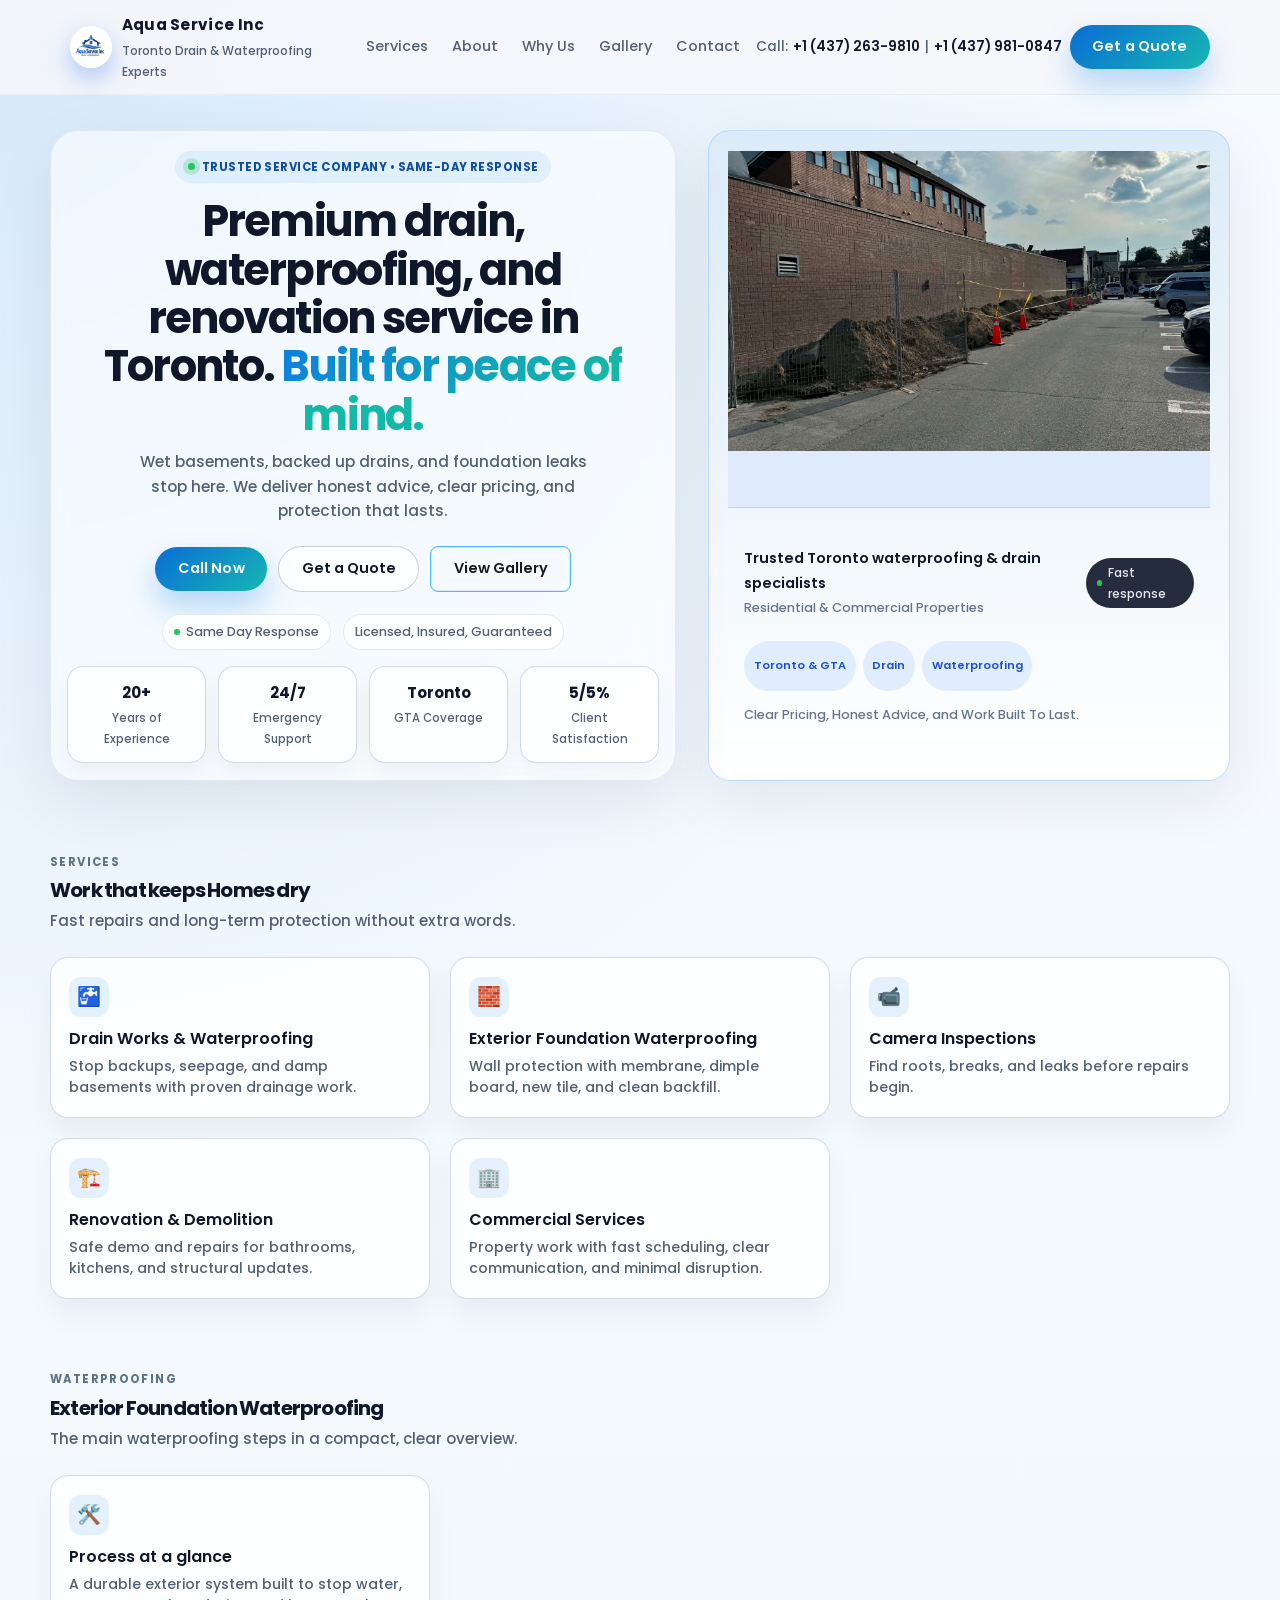
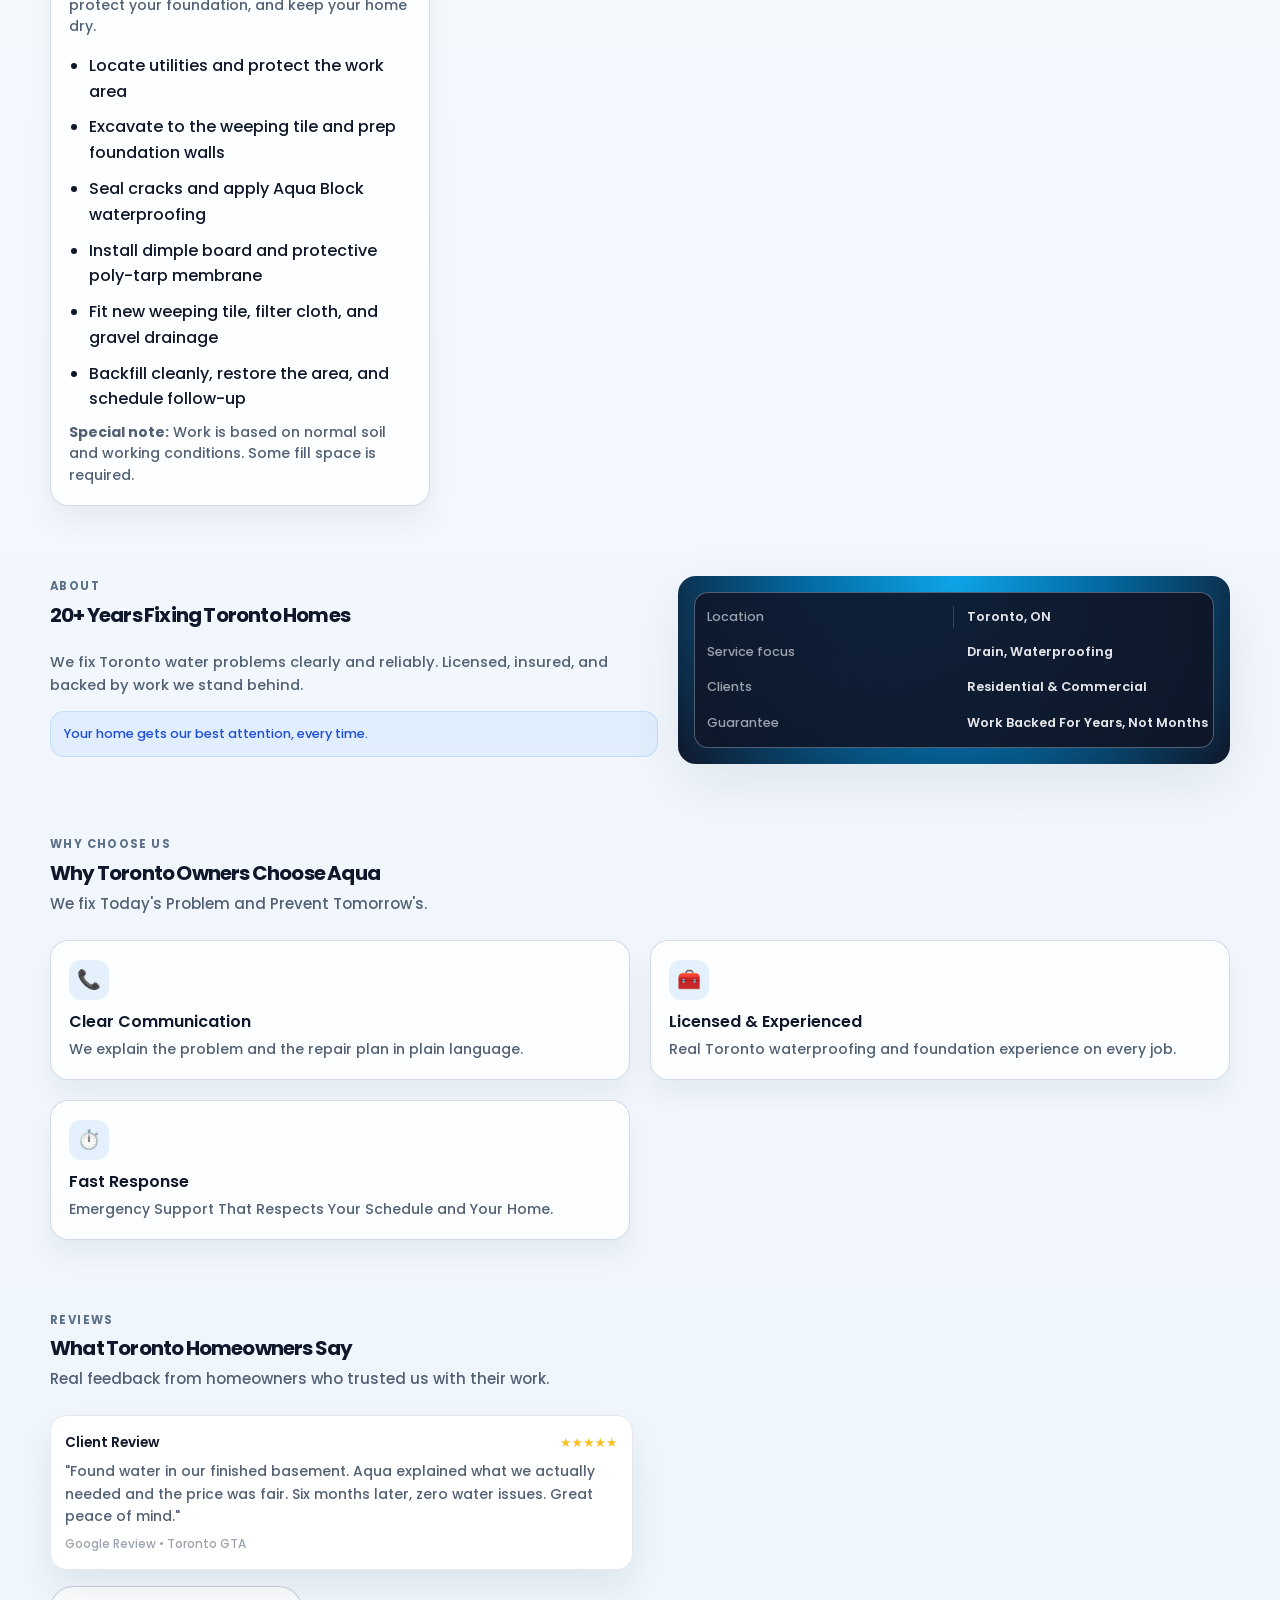
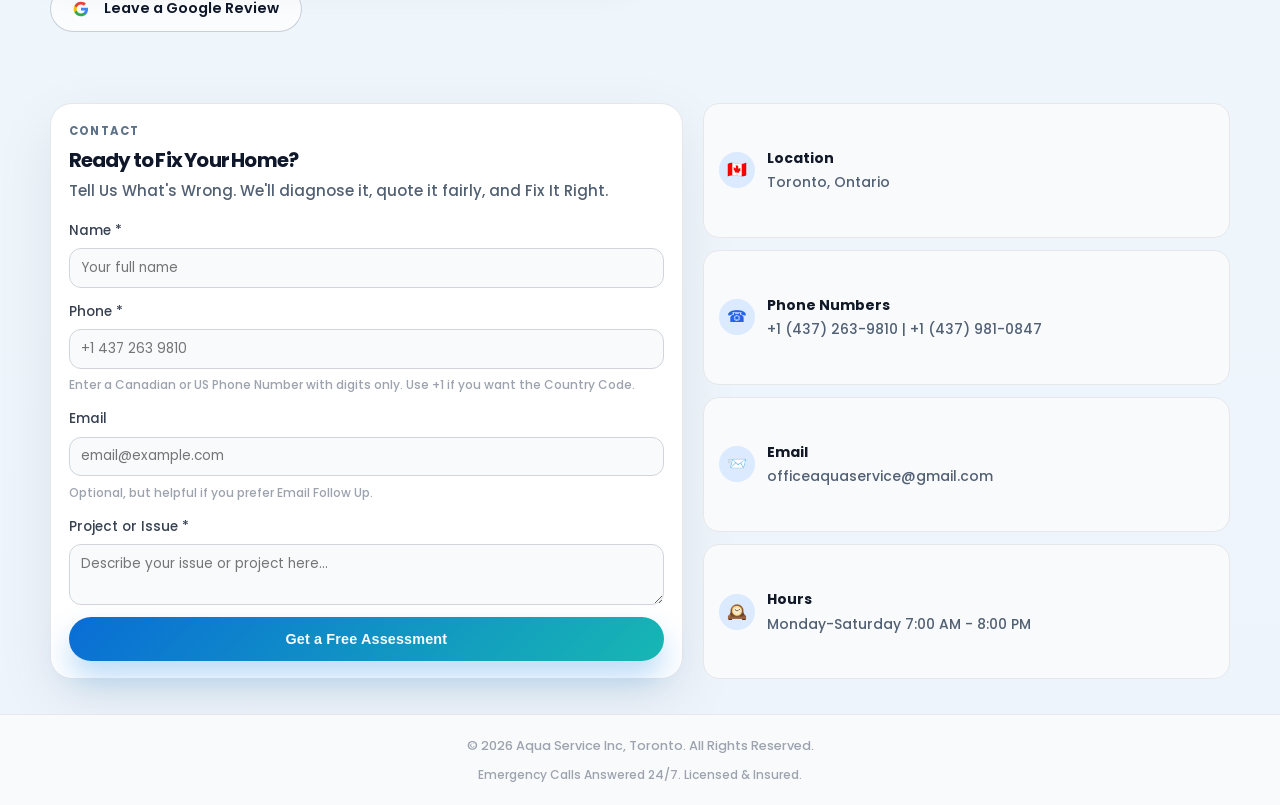
<file: index.html>
<!doctype html>
<html lang="en">
  <head>
    <meta charset="UTF-8" />
    <title>
      Aqua Service Inc – Professional Drain, Waterproofing & Renovation Services
      in Toronto
    </title>
    <meta name="viewport" content="width=device-width, initial-scale=1" />
    <meta name="theme-color" content="#1d9bf0" />
    <meta
      name="description"
      content="Stop wet basements, foundation leaks, and drain backups before they cause structural damage. Aqua Service Inc delivers proven drain, waterproofing, and renovation solutions for Toronto and GTA homes. Fast response, guaranteed results."
    />
    <meta
      name="keywords"
      content="drain cleaning Toronto, waterproofing GTA, foundation repair Toronto, home renovation GTA, emergency service Toronto, drain cleaning Mississauga, waterproofing Brampton"
    />
    <meta name="author" content="Aqua Service Inc" />
    <meta name="google-site-verification" content="google120ad3d5dac9b2b3" />

    <!-- Favicon and Icons -->
    <link rel="icon" type="image/svg+xml" href="/favicon.svg" />
    <link rel="canonical" href="https://aquaservice.ca/" />

    <!-- Open Graph / Social Media -->
    <meta property="og:type" content="website" />
    <meta
      property="og:title"
      content="Aqua Service Inc – Professional Drain & Waterproofing in Toronto"
    />
    <meta
      property="og:description"
      content="Stop wet basements and foundation leaks. 20+ years serving Toronto and GTA with fast, guaranteed solutions."
    />
    <meta property="og:url" content="https://aquaservice.ca/" />
    <meta property="og:image" content="https://aquaservice.ca/favicon.svg" />

    <!-- Performance: Resource Hints -->
    <link rel="preconnect" href="https://aquaservice.ca" />
    <link rel="preconnect" href="https://fonts.googleapis.com" />
    <link rel="preconnect" href="https://fonts.gstatic.com" crossorigin />
    <link rel="dns-prefetch" href="https://fonts.googleapis.com" />
    <link
      href="https://fonts.googleapis.com/css2?family=Poppins:wght@400;500;600;700&display=swap"
      rel="stylesheet"
    />
    <meta name="theme-color" content="#1d9bf0" />

    <!-- Schema Markup -->
    <script type="application/ld+json">
      {
        "@context": "https://schema.org",
        "@type": "LocalBusiness",
        "name": "Aqua Service Inc",
        "description": "Professional drain works, waterproofing, and renovation services in Toronto",
        "url": "https://aquaservice.ca/",
        "telephone": "+1-437-263-9810",
        "address": {
          "@type": "PostalAddress",
          "streetAddress": "1366 Indian Grove",
          "addressLocality": "Mississauga",
          "addressRegion": "ON",
          "postalCode": "L5H 2S6",
          "addressCountry": "CA"
        },
        "hasMap": "https://maps.app.goo.gl/tocmWnK979qchKmx8",
        "areaServed": [
          {
            "@type": "City",
            "name": "Toronto"
          },
          {
            "@type": "City",
            "name": "Mississauga"
          },
          {
            "@type": "City",
            "name": "Brampton"
          },
          {
            "@type": "City",
            "name": "Markham"
          },
          {
            "@type": "City",
            "name": "Vaughan"
          },
          {
            "@type": "City",
            "name": "Richmond Hill"
          }
        ],
        "priceRange": "$$",
        "image": [
          "https://aquaservice.ca/favicon.svg",
          "https://aquaservice.ca/images/aqua-service-inc.jpg"
        ],
        "aggregateRating": {
          "@type": "AggregateRating",
          "ratingValue": "4.9",
          "reviewCount": "120"
        },
        "review": [
          {
            "@type": "Review",
            "author": {
              "@type": "Person",
              "name": "Client"
            },
            "datePublished": "2025-12-01",
            "reviewBody": "Found water in our finished basement. Aqua explained what we actually needed and the price was fair. Six months later, zero water issues. Great peace of mind.",
            "reviewRating": {
              "@type": "Rating",
              "ratingValue": "5"
            }
          },
          {
            "@type": "Review",
            "author": {
              "@type": "Person",
              "name": "Client"
            },
            "datePublished": "2025-08-15",
            "reviewBody": "Needed a full kitchen gut and reno. They explained every step, stuck to the timeline, and didn't find surprise issues. Excellent work.",
            "reviewRating": {
              "@type": "Rating",
              "ratingValue": "5"
            }
          }
        ],
        "openingHoursSpecification": {
          "@type": "OpeningHoursSpecification",
          "dayOfWeek": [
            "Monday",
            "Tuesday",
            "Wednesday",
            "Thursday",
            "Friday",
            "Saturday"
          ],
          "opens": "07:00",
          "closes": "20:00"
        }
      }
    </script>

    <link rel="stylesheet" href="css/style.css" />
    <!-- Preload critical CSS for better LCP -->
    <link rel="preload" href="css/style.css" as="style" />
  </head>
  <body>
    <a href="#top" class="sr-only sr-only-focusable">Skip to main content</a>
    <div class="page">
      <header role="banner">
        <div class="nav">
          <a href="#top" class="logo" aria-label="Aqua Service Inc - Home">
            <img
              src="images/aqua-service-inc.jpg"
              alt="Aqua Service Inc Logo"
              class="logo-mark"
              decoding="async"
            />
            <div class="logo-text">
              <span>Aqua Service Inc</span>
              <span>Toronto Drain & Waterproofing Experts</span>
            </div>
          </a>

          <nav class="nav-links" aria-label="Main navigation">
            <a href="#services">Services</a>
            <a href="#about">About</a>
            <a href="#why">Why Us</a>
            <a href="gallery.html">Gallery</a>
            <a href="#contact">Contact</a>
          </nav>

          <div class="nav-cta">
            <div class="nav-phone">
              <span>Call:</span>
              <a href="tel:+14372639810"><strong>+1 (437) 263-9810</strong></a>
              <span>|</span>
              <a href="tel:+14379810847"><strong>+1 (437) 981-0847</strong></a>
            </div>
            <a href="#contact" class="btn btn-primary">Get a Quote</a>
          </div>

          <button
            class="nav-toggle"
            type="button"
            aria-label="Toggle navigation menu"
            aria-expanded="false"
            id="nav-toggle"
          >
            <span></span>
            Menu
          </button>
        </div>
        <nav class="nav-mobile" id="nav-mobile" aria-label="Mobile navigation">
          <a href="#services">Services</a>
          <a href="#about">About</a>
          <a href="#why">Why Us</a>
          <a href="gallery.html">Gallery</a>
          <a href="#contact">Contact</a>
          <a href="tel:+14372639810" class="btn btn-ghost">Call Now</a>
          <a href="#contact" class="btn btn-primary">Get a Quote</a>
        </nav>
      </header>

      <main role="main">
        <!-- HERO -->
        <section class="section hero" id="top">
          <div class="section-inner hero-grid">
            <div class="hero-content">
              <div class="hero-badge">
                <span class="hero-badge-dot"></span>
                Trusted Service Company • Same-Day Response
              </div>
              <h1 class="hero-title">
                Premium drain, waterproofing, and renovation service in Toronto.
                <span>Built for peace of mind.</span>
              </h1>
              <p class="hero-subtitle">
                Wet basements, backed up drains, and foundation leaks stop here.
                We deliver honest advice, clear pricing, and protection that
                lasts.
              </p>

              <div class="hero-cta-row">
                <a href="tel:+14372639810" class="btn btn-primary">
                  Call Now
                </a>
                <a href="#contact" class="btn btn-ghost"> Get a Quote </a>
                <a href="gallery.html" class="btn btn-secondary">
                  View Gallery
                </a>
              </div>

              <div class="hero-meta">
                <div class="hero-meta-item">
                  <span class="hero-meta-dot"></span>
                  Same Day Response
                </div>
                <div class="hero-meta-item">Licensed, Insured, Guaranteed</div>
              </div>

              <div class="trust-strip" aria-label="Trust indicators">
                <div class="trust-item">
                  <strong>20+</strong>
                  <span>Years of Experience</span>
                </div>
                <div class="trust-item">
                  <strong>24/7</strong>
                  <span>Emergency Support</span>
                </div>
                <div class="trust-item">
                  <strong>Toronto</strong>
                  <span>GTA Coverage</span>
                </div>
                <div class="trust-item">
                  <strong>5/5%</strong>
                  <span>Client Satisfaction</span>
                </div>
              </div>
            </div>

            <aside
              class="hero-card hero-showcase"
              aria-label="Featured project overview"
            >
              <div class="showcase-media">
                <img
                  src="images/p9.jpg"
                  alt="Final drainage and waterproofing project completion"
                  loading="lazy"
                />
              </div>

              <div class="showcase-content">
                <div class="hero-card-header">
                  <div>
                    <div class="hero-card-title">
                      Trusted Toronto waterproofing & drain specialists
                    </div>
                    <div class="hero-card-sub">
                      Residential & Commercial Properties
                    </div>
                  </div>
                  <div class="hero-chip">
                    <span></span>
                    Fast response
                  </div>
                </div>

                <div class="showcase-meta">
                  <span>Toronto & GTA</span>
                  <span>Drain</span>
                  <span>Waterproofing</span>
                </div>

                <p class="hero-tagline">
                  Clear Pricing, Honest Advice, and Work Built To Last.
                </p>
              </div>
            </aside>
          </div>
        </section>

        <!-- SERVICES -->
        <section class="section" id="services">
          <div class="section-inner">
            <div class="section-header">
              <div class="section-kicker">Services</div>
              <h2 class="section-title">Work that keeps Homes dry</h2>
              <p class="section-subtitle">
                Fast repairs and long-term protection without extra words.
              </p>
            </div>

            <div class="cards-grid services">
              <article class="card">
                <div class="card-icon">🚰</div>
                <h3 class="card-title">Drain Works & Waterproofing</h3>
                <p class="card-text">
                  Stop backups, seepage, and damp basements with proven drainage
                  work.
                </p>
              </article>

              <article class="card">
                <div class="card-icon">🧱</div>
                <h3 class="card-title">Exterior Foundation Waterproofing</h3>
                <p class="card-text">
                  Wall protection with membrane, dimple board, new tile, and
                  clean backfill.
                </p>
              </article>

              <article class="card">
                <div class="card-icon">📹</div>
                <h3 class="card-title">Camera Inspections</h3>
                <p class="card-text">
                  Find roots, breaks, and leaks before repairs begin.
                </p>
              </article>

              <article class="card">
                <div class="card-icon">🏗️</div>
                <h3 class="card-title">Renovation & Demolition</h3>
                <p class="card-text">
                  Safe demo and repairs for bathrooms, kitchens, and structural
                  updates.
                </p>
              </article>

              <article class="card">
                <div class="card-icon">🏢</div>
                <h3 class="card-title">Commercial Services</h3>
                <p class="card-text">
                  Property work with fast scheduling, clear communication, and
                  minimal disruption.
                </p>
              </article>
            </div>
          </div>
        </section>

        <!-- WATERPROOFING PROCESS -->
        <section class="section" id="waterproofing">
          <div class="section-inner">
            <div class="section-header">
              <div class="section-kicker">Waterproofing</div>
              <h2 class="section-title">Exterior Foundation Waterproofing</h2>
              <p class="section-subtitle">
                The main waterproofing steps in a compact, clear overview.
              </p>
            </div>

            <div class="cards-grid services">
              <article class="card">
                <div class="card-icon">🛠️</div>
                <h3 class="card-title">Process at a glance</h3>
                <p class="card-text">
                  A durable exterior system built to stop water, protect your
                  foundation, and keep your home dry.
                </p>
                <ul class="card-list">
                  <li>Locate utilities and protect the work area</li>
                  <li>
                    Excavate to the weeping tile and prep foundation walls
                  </li>
                  <li>Seal cracks and apply Aqua Block waterproofing</li>
                  <li>
                    Install dimple board and protective poly-tarp membrane
                  </li>
                  <li>
                    Fit new weeping tile, filter cloth, and gravel drainage
                  </li>
                  <li>
                    Backfill cleanly, restore the area, and schedule follow-up
                  </li>
                </ul>
                <p class="card-text">
                  <strong>Special note:</strong> Work is based on normal soil
                  and working conditions. Some fill space is required.
                </p>
              </article>
            </div>
          </div>
        </section>

        <!-- ABOUT -->
        <section class="section" id="about">
          <div class="section-inner about-grid">
            <div>
              <div class="section-header">
                <div class="section-kicker">About</div>
                <h2 class="section-title">20+ Years Fixing Toronto Homes</h2>
              </div>
              <p class="about-text">
                We fix Toronto water problems clearly and reliably. Licensed,
                insured, and backed by work we stand behind.
              </p>
              <div class="about-highlight">
                Your home gets our best attention, every time.
              </div>
            </div>

            <aside class="about-media" aria-label="Service snapshot">
              <div class="about-media-inner">
                <div class="about-media-row">
                  <span class="about-media-label">Location</span>
                  <span class="about-media-value">Toronto, ON</span>
                </div>
                <div class="about-media-row">
                  <span class="about-media-label">Service focus</span>
                  <span class="about-media-value">Drain, Waterproofing</span>
                </div>
                <div class="about-media-row">
                  <span class="about-media-label">Clients</span>
                  <span class="about-media-value"
                    >Residential & Commercial</span
                  >
                </div>
                <div class="about-media-row">
                  <span class="about-media-label">Guarantee</span>
                  <span class="about-media-value"
                    >Work Backed For Years, Not Months</span
                  >
                </div>
              </div>
            </aside>
          </div>
        </section>

        <!-- WHY CHOOSE US -->
        <section class="section" id="why">
          <div class="section-inner">
            <div class="section-header">
              <div class="section-kicker">Why Choose Us</div>
              <h2 class="section-title">Why Toronto Owners Choose Aqua</h2>
              <p class="section-subtitle">
                We fix Today's Problem and Prevent Tomorrow's.
              </p>
            </div>

            <div class="cards-grid">
              <article class="card">
                <div class="card-icon">📞</div>
                <h3 class="card-title">Clear Communication</h3>
                <p class="card-text">
                  We explain the problem and the repair plan in plain language.
                </p>
              </article>

              <article class="card">
                <div class="card-icon">🧰</div>
                <h3 class="card-title">Licensed & Experienced</h3>
                <p class="card-text">
                  Real Toronto waterproofing and foundation experience on every
                  job.
                </p>
              </article>

              <article class="card">
                <div class="card-icon">⏱️</div>
                <h3 class="card-title">Fast Response</h3>
                <p class="card-text">
                  Emergency Support That Respects Your Schedule and Your Home.
                </p>
              </article>
            </div>
          </div>
        </section>

        <!-- REVIEWS -->
        <section class="section" id="reviews">
          <div class="section-inner">
            <div class="section-header">
              <div class="section-kicker">Reviews</div>
              <h2 class="section-title">What Toronto Homeowners Say</h2>
              <p class="section-subtitle">
                Real feedback from homeowners who trusted us with their work.
              </p>
            </div>

            <div class="reviews-grid">
              <article class="review-card">
                <div class="review-header">
                  <div class="review-name">Client Review</div>
                  <div class="review-stars">★★★★★</div>
                </div>
                <p class="review-text">
                  "Found water in our finished basement. Aqua explained what we
                  actually needed and the price was fair. Six months later, zero
                  water issues. Great peace of mind."
                </p>
                <div class="review-meta">Google Review • Toronto GTA</div>
              </article>
            </div>

            <div style="margin-top: 1rem">
              <a
                href="https://maps.app.goo.gl/tocmWnK979qchKmx8"
                class="btn btn-ghost"
                target="_blank"
                rel="noopener noreferrer"
                ><svg
                  width="16"
                  height="16"
                  viewBox="0 0 24 24"
                  style="margin-right: 8px; vertical-align: middle"
                >
                  <path
                    fill="#4285F4"
                    d="M22.56 12.25c0-.78-.07-1.53-.2-2.25H12v4.26h5.92c-.26 1.37-1.04 2.53-2.21 3.31v2.77h3.57c2.08-1.92 3.28-4.74 3.28-8.09z"
                  />
                  <path
                    fill="#34A853"
                    d="M12 23c2.97 0 5.46-.98 7.28-2.66l-3.57-2.77c-.98.66-2.23 1.06-3.71 1.06-2.86 0-5.29-1.93-6.16-4.53H2.18v2.84C3.99 20.53 7.7 23 12 23z"
                  />
                  <path
                    fill="#FBBC05"
                    d="M5.84 14.09c-.22-.66-.35-1.36-.35-2.09s.13-1.43.35-2.09V7.07H2.18C1.43 8.55 1 10.22 1 12s.43 3.45 1.18 4.93l2.85-2.22.81-.62z"
                  />
                  <path
                    fill="#EA4335"
                    d="M12 5.38c1.62 0 3.06.56 4.21 1.64l3.15-3.15C17.45 2.09 14.97 1 12 1 7.7 1 3.99 3.47 2.18 7.07l3.66 2.84c.87-2.6 3.3-4.53 6.16-4.53z"
                  /></svg
                >Leave a Google Review</a
              >
            </div>
          </div>
        </section>

        <!-- CONTACT -->
        <section class="section" id="contact">
          <div class="section-inner contact-grid">
            <div class="contact-card">
              <div class="section-header" style="margin-bottom: 1rem">
                <div class="section-kicker">Contact</div>
                <h2 class="section-title">Ready to Fix Your Home?</h2>
                <p class="section-subtitle">
                  Tell Us What's Wrong. We'll diagnose it, quote it fairly, and
                  Fix It Right.
                </p>
              </div>

              <!-- Contact Form -->
              <form
                name="contact"
                method="POST"
                data-netlify="true"
                netlify-honeypot="bot-field"
                action="/thanks/"
                novalidate
                aria-label="Contact form"
              >
                <input type="hidden" name="form-name" value="contact" />
                <p class="sr-only">
                  <label>
                    Don’t fill this out if you’re human:
                    <input name="bot-field" />
                  </label>
                </p>
                <div class="field">
                  <label for="name"
                    >Name <span aria-label="required">*</span></label
                  >
                  <input
                    id="name"
                    name="name"
                    type="text"
                    required
                    aria-required="true"
                    placeholder="Your full name"
                  />
                </div>
                <div class="field">
                  <label for="phone"
                    >Phone <span aria-label="required">*</span></label
                  >
                  <input
                    id="phone"
                    name="phone"
                    type="tel"
                    inputmode="numeric"
                    required
                    aria-required="true"
                    pattern="^(\+1)?\d{10}$"
                    maxlength="12"
                    placeholder="+1 437 263 9810"
                    title="Enter a Canadian or US phone number using digits only."
                    aria-describedby="phone-hint"
                  />
                  <small id="phone-hint">
                    Enter a Canadian or US Phone Number with digits only. Use +1
                    if you want the Country Code.
                  </small>
                </div>
                <div class="field">
                  <label for="email">Email</label>
                  <input
                    id="email"
                    name="email"
                    type="email"
                    aria-describedby="email-hint"
                    placeholder="email@example.com"
                  />
                  <small id="email-hint"
                    >Optional, but helpful if you prefer Email Follow Up.</small
                  >
                </div>
                <div class="field">
                  <label for="message"
                    >Project or Issue
                    <span aria-label="required">*</span></label
                  >
                  <textarea
                    id="message"
                    name="message"
                    required
                    aria-required="true"
                    placeholder="Describe your issue or project here..."
                    minlength="10"
                  ></textarea>
                </div>
                <button
                  type="submit"
                  class="btn btn-primary"
                  aria-label="Submit contact form"
                >
                  Get a Free Assessment
                </button>
              </form>
            </div>

            <aside class="contact-info">
              <div class="contact-info-item">
                <div class="contact-info-icon">🇨🇦</div>
                <div>
                  <div><strong>Location</strong></div>
                  <a
                    href="https://maps.app.goo.gl/tocmWnK979qchKmx8"
                    target="_blank"
                    rel="noopener noreferrer"
                    style="text-decoration: none; color: inherit"
                  >
                    <div>Toronto, Ontario</div>
                  </a>
                </div>
              </div>

              <div class="contact-info-item">
                <div class="contact-info-icon">☎️</div>
                <div>
                  <div><strong>Phone Numbers</strong></div>
                  <div>
                    <a href="tel:+14372639810">+1 (437) 263-9810</a>
                    <span> | </span>
                    <a href="tel:+14379810847">+1 (437) 981-0847</a>
                  </div>
                </div>
              </div>

              <div class="contact-info-item">
                <div class="contact-info-icon">📨</div>
                <div>
                  <div><strong>Email</strong></div>
                  <div>
                    <a href="mailto:officeaquaservice@gmail.com">
                      officeaquaservice@gmail.com
                    </a>
                  </div>
                </div>
              </div>

              <div class="contact-info-item">
                <div class="contact-info-icon">🕰️</div>
                <div>
                  <div><strong>Hours</strong></div>
                  <div>Monday-Saturday 7:00 AM - 8:00 PM</div>
                </div>
              </div>
            </aside>
          </div>
        </section>
      </main>

      <footer>
        <div class="footer-inner">
          <div>© 2026 Aqua Service Inc, Toronto. All Rights Reserved.</div>
          <div class="footer-meta">
            <!-- <span
              >Drain works, waterproofing, and renovation services that stop
              water damage and protect Toronto homes.</span> -->

            <span>Emergency Calls Answered 24/7. Licensed & Insured.</span>
          </div>
        </div>
      </footer>
    </div>

    <script src="js/script.js" defer></script>
  </body>
</html>
</file>
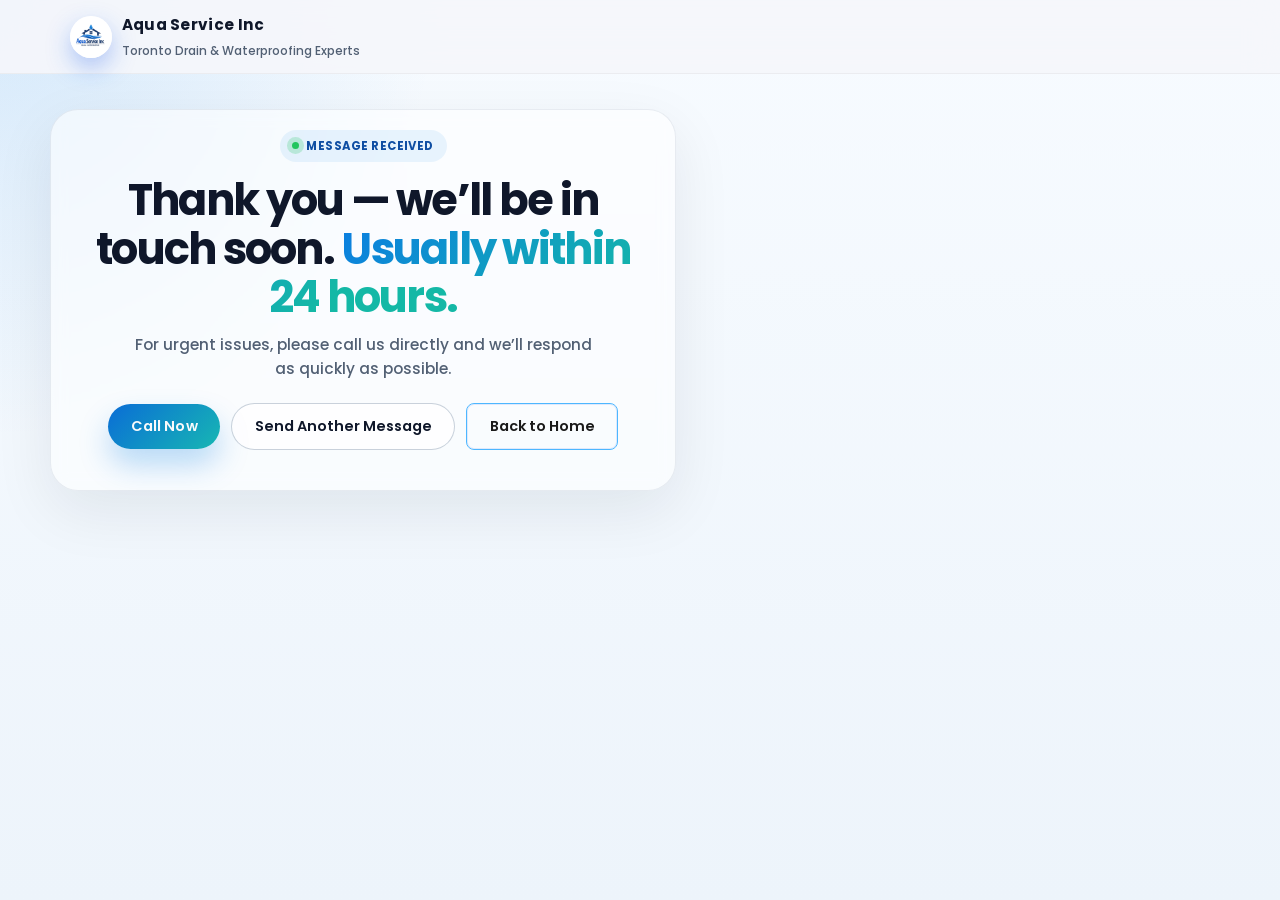
<file: thanks/index.html>
<!doctype html>
<html lang="en">
  <head>
    <meta charset="UTF-8" />
    <title>Thanks — Aqua Service Inc</title>
    <meta name="viewport" content="width=device-width, initial-scale=1" />
    <meta name="theme-color" content="#1d9bf0" />
    <meta name="robots" content="noindex" />
    <meta name="google-site-verification" content="google120ad3d5dac9b2b3" />
    <link rel="icon" type="image/svg+xml" href="/favicon.svg" />
    <link rel="preconnect" href="https://fonts.googleapis.com" />
    <link rel="preconnect" href="https://fonts.gstatic.com" crossorigin />
    <link
      href="https://fonts.googleapis.com/css2?family=Poppins:wght@400;500;600;700&display=swap"
      rel="stylesheet"
    />
    <link rel="stylesheet" href="/css/style.css" />
  </head>
  <body>
    <div class="page">
      <header role="banner">
        <div class="nav">
          <a
            href="/index.html"
            class="logo"
            aria-label="Aqua Service Inc - Home"
          >
            <img
              src="../images/aqua-service-inc.jpg"
              alt="Aqua Service Inc Logo"
              class="logo-mark"
              decoding="async"
            />
            <div class="logo-text">
              <span>Aqua Service Inc</span>
              <span>Toronto Drain & Waterproofing Experts</span>
            </div>
          </a>
        </div>
      </header>

      <main>
        <section class="section hero" id="top">
          <div class="section-inner hero-grid">
            <div class="hero-content">
              <div class="hero-badge">
                <span class="hero-badge-dot"></span>
                Message received
              </div>
              <h1 class="hero-title">
                Thank you — we’ll be in touch soon.
                <span>Usually within 24 hours.</span>
              </h1>
              <p class="hero-subtitle">
                For urgent issues, please call us directly and we’ll respond as
                quickly as possible.
              </p>

              <div class="hero-cta-row">
                <a href="tel:+14372639810" class="btn btn-primary">Call Now</a>
                <a href="/index.html#contact" class="btn btn-ghost"
                  >Send Another Message</a
                >
                <a href="/index.html" class="btn btn-secondary">Back to Home</a>
              </div>
            </div>
          </div>
        </section>
      </main>
    </div>
  </body>
</html>
</file>
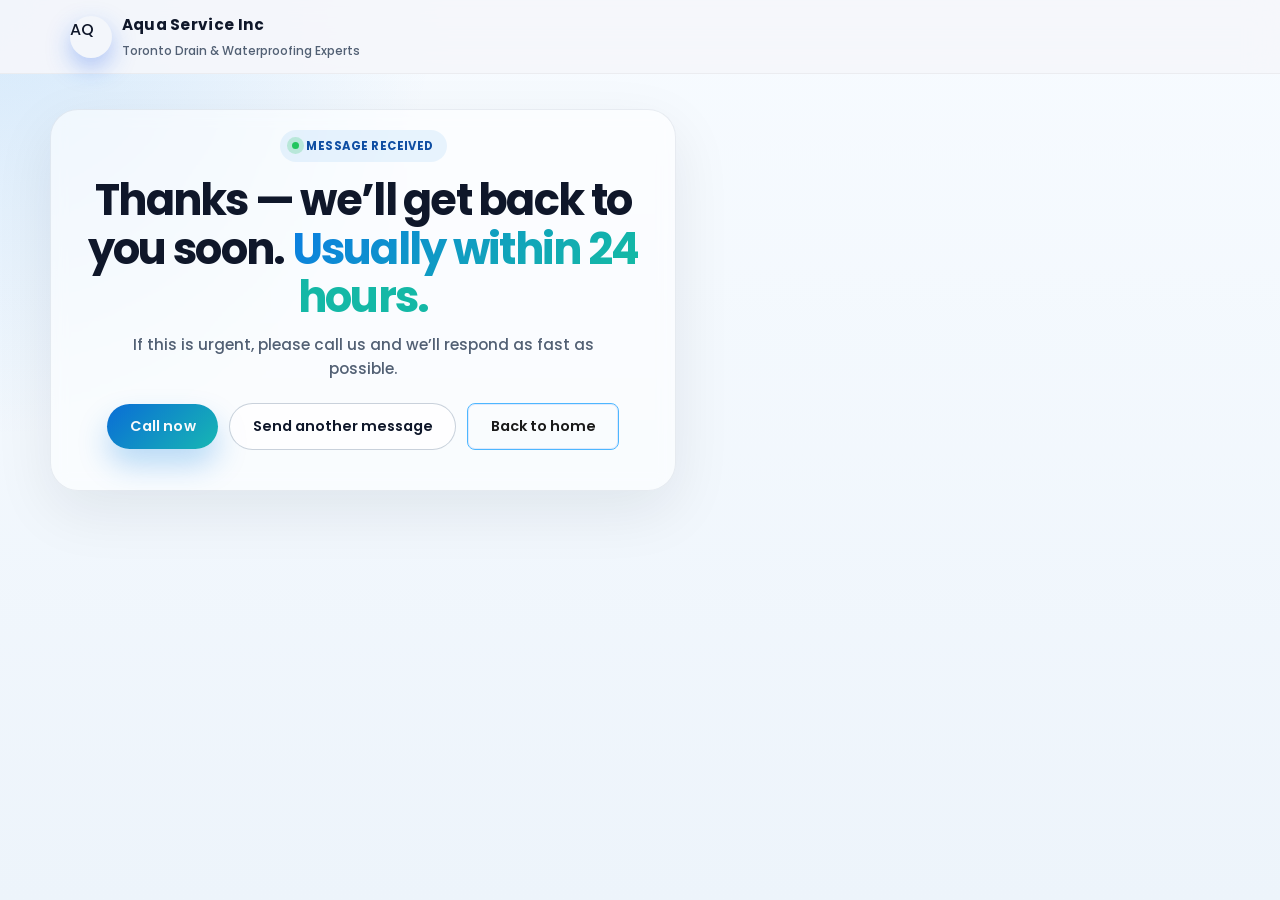
<file: thanks.html>
<!doctype html>
<html lang="en">
  <head>
    <meta charset="UTF-8" />
    <title>Thanks — Aqua Service Inc</title>
    <meta name="viewport" content="width=device-width, initial-scale=1" />
    <meta name="theme-color" content="#1d9bf0" />
    <meta name="robots" content="noindex" />
    <link rel="icon" type="image/x-icon" href="/favicon.ico" />
    <link rel="preconnect" href="https://fonts.googleapis.com" />
    <link rel="preconnect" href="https://fonts.gstatic.com" crossorigin />
    <link
      href="https://fonts.googleapis.com/css2?family=Poppins:wght@400;500;600;700&display=swap"
      rel="stylesheet"
    />
    <link rel="stylesheet" href="css/style.css" />
  </head>
  <body>
    <div class="page">
      <header role="banner">
        <div class="nav">
          <a href="index.html" class="logo" aria-label="Aqua Service Inc - Home">
            <div class="logo-mark">AQ</div>
            <div class="logo-text">
              <span>Aqua Service Inc</span>
              <span>Toronto Drain & Waterproofing Experts</span>
            </div>
          </a>
        </div>
      </header>

      <main>
        <section class="section hero" id="top">
          <div class="section-inner hero-grid">
            <div class="hero-content">
              <div class="hero-badge">
                <span class="hero-badge-dot"></span>
                Message received
              </div>
              <h1 class="hero-title">
                Thanks — we’ll get back to you soon.
                <span>Usually within 24 hours.</span>
              </h1>
              <p class="hero-subtitle">
                If this is urgent, please call us and we’ll respond as fast as
                possible.
              </p>

              <div class="hero-cta-row">
                <a href="tel:+14372639810" class="btn btn-primary">Call now</a>
                <a href="index.html#contact" class="btn btn-ghost"
                  >Send another message</a
                >
                <a href="index.html" class="btn btn-secondary">Back to home</a>
              </div>
            </div>
          </div>
        </section>
      </main>
    </div>
  </body>
</html>
</file>
<file: css/style.css>
*,
*::before,
*::after {
  box-sizing: border-box;
  margin: 0;
  padding: 0;
}

:root {
  --bg: #eef5fb;
  --bg-alt: rgba(255, 255, 255, 0.82);
  --surface: #ffffff;
  --text: #0f172a;
  --muted: #526074;
  --primary: #0b7de2;
  --primary-soft: rgba(11, 125, 226, 0.1);
  --accent: #1ec9a6;
  --border: rgba(148, 163, 184, 0.28);
  --radius-lg: 22px;
  --radius-md: 16px;
  --shadow-soft: 0 20px 60px rgba(15, 23, 42, 0.08);
  --shadow-card: 0 18px 35px rgba(15, 23, 42, 0.07);
  --max-width: 1180px;
}

body {
  font-family:
    "Poppins",
    system-ui,
    -apple-system,
    BlinkMacSystemFont,
    "SF Pro Text",
    sans-serif;
  font-weight: 500;
  background:
    radial-gradient(
      circle at top left,
      rgba(11, 125, 226, 0.14),
      transparent 28%
    ),
    linear-gradient(180deg, #f7fbff 0%, #edf4fb 100%);
  color: var(--text);
  font-size: 16px;
  line-height: 1.75;
  -webkit-font-smoothing: antialiased;
  -webkit-text-size-adjust: 100%;
}

img {
  max-width: 100%;
  display: block;
}

a {
  color: inherit;
  text-decoration: none;
}

/* Accessible visually-hidden helper (Netlify honeypot, screen reader text) */
.sr-only {
  position: absolute !important;
  width: 1px !important;
  height: 1px !important;
  padding: 0 !important;
  margin: -1px !important;
  overflow: hidden !important;
  clip: rect(0, 0, 0, 0) !important;
  white-space: nowrap !important;
  border: 0 !important;
}

/* Performance: GPU acceleration & animations */
@keyframes fadeIn {
  from {
    opacity: 0;
    transform: translateY(10px);
  }
  to {
    opacity: 1;
    transform: translateY(0);
  }
}

.fade-in {
  animation: fadeIn 0.5s ease-out forwards;
}

/* Reduce motion for accessibility */
@media (prefers-reduced-motion: reduce) {
  * {
    animation-duration: 0.01ms !important;
    animation-iteration-count: 1 !important;
    transition-duration: 0.01ms !important;
  }
}

/* Layout */
.page {
  min-height: 100vh;
  display: flex;
  flex-direction: column;
}

header {
  position: sticky;
  top: 0;
  z-index: 20;
  backdrop-filter: blur(16px);
  background: rgba(245, 247, 251, 0.9);
  border-bottom: 1px solid rgba(229, 231, 235, 0.7);
}

.nav {
  max-width: var(--max-width);
  margin: 0 auto;
  padding: 0.75rem 1.25rem;
  display: flex;
  align-items: center;
  justify-content: space-between;
  gap: 1rem;
}

.logo {
  display: flex;
  align-items: center;
  gap: 0.6rem;
}

.logo-mark {
  width: 42px;
  height: 42px;
  border-radius: 999px;
  display: block;
  object-fit: cover;
  box-shadow: 0 10px 25px rgba(37, 99, 235, 0.35);
}

.logo-text {
  display: flex;
  flex-direction: column;
  gap: 0.1rem;
}

.logo-text span:first-child {
  font-weight: 650;
  letter-spacing: 0.02em;
  font-size: 0.95rem;
}

.logo-text span:last-child {
  font-size: 0.75rem;
  color: var(--muted);
}

/* Accessibility */
.sr-only {
  position: absolute;
  width: 1px;
  height: 1px;
  padding: 0;
  margin: -1px;
  overflow: hidden;
  clip: rect(0, 0, 0, 0);
  white-space: nowrap;
  border: 0;
}

.sr-only-focusable:focus {
  position: static;
  width: auto;
  height: auto;
  padding: 0.5rem;
  margin: 0;
  overflow: visible;
  clip: auto;
  white-space: normal;
  background: var(--primary);
  color: white;
  text-decoration: none;
  z-index: 1000;
}

.nav-links {
  display: none;
  align-items: center;
  gap: 1.5rem;
  font-size: 0.9rem;
  color: var(--muted);
}

.nav-links a {
  position: relative;
  padding-bottom: 0.1rem;
  white-space: nowrap;
}

.nav-links a::after {
  content: "";
  position: absolute;
  left: 0;
  bottom: 0;
  width: 0;
  height: 2px;
  border-radius: 999px;
  background: linear-gradient(90deg, var(--primary), var(--accent));
  transition: width 0.18s ease-out;
}

.nav-links a:hover::after {
  width: 100%;
}

.nav-cta {
  display: none;
  gap: 0.5rem;
  align-items: center;
}

.btn {
  border-radius: 999px;
  border: none;
  cursor: pointer;
  font-size: 0.85rem;
  font-weight: 550;
  padding: 0.6rem 1.25rem;
  display: inline-flex;
  align-items: center;
  justify-content: center;
  gap: 0.4rem;
  transition:
    transform 0.12s ease-out,
    box-shadow 0.12s ease-out,
    background 0.12s ease-out;
  white-space: nowrap;
  min-height: 44px;
}

.btn-primary {
  background: linear-gradient(135deg, #0a6dd6 0%, #17b7b3 100%);
  color: #f9fafb;
  box-shadow: 0 16px 30px rgba(11, 125, 226, 0.28);
  letter-spacing: 0.01em;
}

.btn-primary:hover {
  transform: translateY(-1px);
  box-shadow: 0 18px 45px rgba(11, 125, 226, 0.36);
}

.btn-secondary {
  background-color: transparent;
  color: #1a1a1a;
  border: 1.5px solid #4db7ff;
  box-shadow: inset 0 0 0 1px rgba(37, 99, 235, 0.12);
  border-radius: 8px;
  transition: all 0.25s ease-in-out;
}

.btn-secondary:hover {
  transform: translateY(-1px);
  background-color: #6fd4ff;
  box-shadow: 0 8px 20px rgba(79, 183, 255, 0.25);
}

.btn-ghost {
  background: rgba(255, 255, 255, 0.7);
  color: var(--text);
  border: 1px solid rgba(148, 163, 184, 0.5);
}

.btn-ghost:hover {
  background: #ffffff;
  box-shadow: 0 10px 25px rgba(15, 23, 42, 0.08);
}

.nav-phone {
  display: flex;
  align-items: center;
  gap: 0.3rem;
  font-size: 0.8rem;
  color: var(--muted);
  white-space: nowrap;
  flex-wrap: nowrap;
}

.nav-phone strong {
  font-weight: 600;
}

.nav-phone a {
  color: var(--text);
  text-decoration: none;
  transition: color 0.2s ease-out;
}

.nav-phone a:hover,
.nav-phone a:focus {
  color: var(--primary);
  text-decoration: underline;
}

.nav-phone a:focus-visible {
  outline: 2px solid var(--primary);
  outline-offset: 2px;
  border-radius: 4px;
}

.nav-toggle {
  display: inline-flex;
  border-radius: 999px;
  border: 1px solid rgba(148, 163, 184, 0.6);
  padding: 0.35rem 0.7rem;
  background: rgba(255, 255, 255, 0.9);
  cursor: pointer;
  align-items: center;
  gap: 0.4rem;
  font-size: 0.8rem;
  color: var(--muted);
}

.nav-toggle span {
  width: 16px;
  height: 2px;
  border-radius: 999px;
  background: var(--text);
  position: relative;
}

.nav-toggle span::before,
.nav-toggle span::after {
  content: "";
  position: absolute;
  left: 0;
  width: 16px;
  height: 2px;
  border-radius: 999px;
  background: var(--text);
}

.nav-toggle span::before {
  top: -5px;
}

.nav-toggle span::after {
  top: 5px;
}

.nav-mobile {
  display: none;
  flex-direction: column;
  gap: 0.75rem;
  padding: 0.75rem 1.25rem 1rem;
  border-top: 1px solid rgba(229, 231, 235, 0.9);
  background: rgba(248, 250, 252, 0.98);
}

.nav-mobile a {
  font-size: 0.9rem;
  color: var(--muted);
}

.nav-mobile .btn {
  width: 100%;
  justify-content: center;
}

main {
  flex: 1;
}

.section {
  padding: 1.6rem 1rem;
}

.section-inner {
  max-width: var(--max-width);
  margin: 0 auto;
}

/* Hero */
.hero {
  padding-top: 1rem;
  padding-bottom: 1.2rem;
}

.hero-grid {
  display: grid;
  gap: 1rem;
}

.hero-content {
  text-align: center;
  background: rgba(255, 255, 255, 0.56);
  border: 1px solid rgba(148, 163, 184, 0.2);
  backdrop-filter: blur(8px);
  border-radius: 28px;
  padding: 1.2rem 1rem 1.1rem;
  box-shadow: var(--shadow-soft);
}

.hero-badge {
  display: inline-flex;
  align-items: center;
  gap: 0.45rem;
  padding: 0.38rem 0.8rem;
  border-radius: 999px;
  background: rgba(11, 125, 226, 0.08);
  color: #0f4ea3;
  font-size: 0.72rem;
  font-weight: 700;
  letter-spacing: 0.04em;
  text-transform: uppercase;
  margin-bottom: 0.9rem;
}

.hero-badge-dot {
  width: 7px;
  height: 7px;
  border-radius: 999px;
  background: #22c55e;
  box-shadow: 0 0 0 5px rgba(34, 197, 94, 0.22);
}

.hero-title {
  font-size: 1.7rem;
  line-height: 1.12;
  letter-spacing: -0.04em;
  margin-bottom: 0.7rem;
  max-width: 21rem;
  margin-left: auto;
  margin-right: auto;
  color: var(--text);
}

.hero-title span {
  background: linear-gradient(135deg, #0b7de2, #14b8a6 70%);
  background-clip: text;
  -webkit-background-clip: text;
  color: transparent;
}

.hero-subtitle {
  font-size: 0.96rem;
  color: var(--muted);
  max-width: 30rem;
  margin-left: auto;
  margin-right: auto;
  margin-bottom: 1.35rem;
  line-height: 1.6;
}

.hero-cta-row {
  display: flex;
  flex-wrap: wrap;
  gap: 0.7rem;
  align-items: center;
  justify-content: center;
  margin-bottom: 1.4rem;
}

.hero-meta {
  display: flex;
  flex-wrap: wrap;
  gap: 0.75rem;
  font-size: 0.8rem;
  color: var(--muted);
  justify-content: center;
}

.hero-meta-item {
  display: inline-flex;
  align-items: center;
  gap: 0.35rem;
  padding: 0.35rem 0.7rem;
  border-radius: 999px;
  background: rgba(255, 255, 255, 0.9);
  border: 1px solid rgba(226, 232, 240, 0.9);
}

.hero-meta-dot {
  width: 6px;
  height: 6px;
  border-radius: 999px;
  background: #22c55e;
}

.trust-strip {
  margin-top: 1rem;
  display: grid;
  grid-template-columns: repeat(2, minmax(0, 1fr));
  gap: 0.75rem;
}

.trust-item {
  display: flex;
  flex-direction: column;
  gap: 0.15rem;
  padding: 0.8rem 0.9rem;
  border-radius: 16px;
  background: rgba(255, 255, 255, 0.75);
  border: 1px solid rgba(203, 213, 225, 0.9);
  box-shadow: 0 10px 22px rgba(15, 23, 42, 0.04);
}

.trust-item strong {
  font-size: 0.94rem;
  font-weight: 700;
  color: var(--text);
}

.trust-item span {
  font-size: 0.72rem;
  color: var(--muted);
}

.hero-card {
  background: linear-gradient(
    180deg,
    rgba(218, 234, 247, 0.95),
    rgba(255, 255, 255, 0.98)
  );
  border-radius: 26px;
  padding: 1rem;
  box-shadow: var(--shadow-soft);
  border: 1px solid rgba(170, 208, 255, 0.7);
  display: grid;
  gap: 0.8rem;
  font-size: 0.75rem;
}

.hero-showcase {
  overflow: hidden;
  padding: 0;
}

.showcase-media {
  background: #dfeafc;
  border-bottom: 1px solid rgba(148, 163, 184, 0.35);
}

.showcase-media img {
  width: 100%;
  height: 260px;
  object-fit: cover;
  display: block;
}

.showcase-content {
  display: grid;
  gap: 0.8rem;
  padding: 1rem;
}

.hero-card-header {
  display: flex;
  flex-direction: column;
  align-items: flex-start;
  justify-content: space-between;
  gap: 0.75rem;
}

.hero-chip {
  padding: 0.25rem 0.7rem;
  border-radius: 999px;
  background: rgba(15, 23, 42, 0.9);
  color: #e5e7eb;
  font-size: 0.75rem;
  display: inline-flex;
  align-items: center;
  gap: 0.35rem;
}

.hero-chip span {
  width: 6px;
  height: 6px;
  border-radius: 999px;
  background: #22c55e;
}

.hero-card-title {
  font-size: 0.9rem;
  font-weight: 600;
  color: #0f172a;
}

.hero-card-sub {
  font-size: 0.8rem;
  color: #64748b;
}

.showcase-meta {
  display: flex;
  flex-wrap: wrap;
  gap: 0.45rem;
}

.showcase-meta span {
  display: inline-flex;
  align-items: center;
  padding: 0.35rem 0.6rem;
  border-radius: 999px;
  background: rgba(219, 234, 254, 0.8);
  color: #1d4ed8;
  font-size: 0.7rem;
  font-weight: 600;
}

.hero-card-grid {
  display: none;
}

.hero-stat {
  padding: 0.7rem 0.75rem;
  border-radius: 16px;
  background: rgba(255, 255, 255, 0.9);
  border: 1px solid rgba(226, 232, 240, 0.9);
}

.hero-stat-label {
  font-size: 0.7rem;
  color: #6b7280;
  margin-bottom: 0.15rem;
}

.hero-stat-value {
  font-weight: 600;
  color: #0f172a;
}

.hero-stat-value a {
  color: inherit;
  text-decoration: none;
  transition: color 0.2s ease;
}

.hero-stat-value a:hover,
.hero-stat-value a:focus-visible {
  color: var(--primary);
  text-decoration: underline;
}

.hero-stat-separator {
  margin: 0 0.35rem;
  color: #9ca3af;
}

.hero-tagline {
  font-size: 0.8rem;
  color: #64748b;
}

/* Sections */
.section-header {
  margin-bottom: 1.5rem;
  display: flex;
  flex-direction: column;
  gap: 0.45rem;
}

.section-kicker {
  font-size: 0.72rem;
  text-transform: uppercase;
  letter-spacing: 0.12em;
  color: #5d7288;
  font-weight: 700;
}

.section-title {
  font-size: clamp(1.5rem, 2vw, 2.25rem);
  letter-spacing: -0.04em;
  word-spacing: -0.05em;
  line-height: 1.15;
  max-width: 36rem;
}

.section-subtitle {
  font-size: 0.94rem;
  color: var(--muted);
  max-width: 38rem;
  line-height: 1.6;
}

.cards-grid {
  display: grid;
  gap: 1.25rem;
}

.card {
  background: rgba(255, 255, 255, 0.8);
  border-radius: 18px;
  padding: 1.2rem 1.1rem;
  border: 1px solid rgba(203, 213, 225, 0.85);
  box-shadow: 0 15px 28px rgba(15, 23, 42, 0.05);
  transition:
    transform 0.2s ease-out,
    box-shadow 0.2s ease-out,
    border-color 0.2s ease-out;
  will-change: transform;
}

.card:hover {
  transform: translateY(-3px);
  box-shadow: 0 18px 34px rgba(15, 23, 42, 0.08);
  border-color: rgba(11, 125, 226, 0.2);
}

.card-icon {
  width: 40px;
  height: 40px;
  border-radius: 12px;
  background: var(--primary-soft);
  display: flex;
  align-items: center;
  justify-content: center;
  font-size: 1.2rem;
  color: var(--primary);
  margin-bottom: 0.75rem;
}

.card-title {
  font-size: 1rem;
  font-weight: 600;
  margin-bottom: 0.35rem;
  line-height: 1.3;
}

.card-text {
  font-size: 0.88rem;
  color: var(--muted);
  line-height: 1.5;
}

.card-list {
  margin-top: 1rem;
  padding-left: 1.25rem;
  color: var(--text);
}

.card-list li {
  margin-bottom: 0.65rem;
  line-height: 1.6;
}

/* About */
.about-grid {
  display: grid;
  gap: 1.25rem;
  align-items: start;
}

.about-text {
  font-size: 0.92rem;
  color: var(--muted);
  line-height: 1.6;
}

.about-highlight {
  margin-top: 0.8rem;
  padding: 0.7rem 0.8rem;
  border-radius: 14px;
  background: rgba(219, 234, 254, 0.7);
  border: 1px solid rgba(191, 219, 254, 0.9);
  font-size: 0.8rem;
  color: #1d4ed8;
}

.about-media {
  border-radius: 18px;
  background: radial-gradient(
    circle at top,
    #0ea5e9,
    #0369a1 45%,
    #0f172a 100%
  );
  padding: 1rem;
  color: #e5e7eb;
  box-shadow: var(--shadow-soft);
}

.about-media-inner {
  border-radius: 14px;
  border: 1px solid rgba(148, 163, 184, 0.5);
  padding: 0.8rem;
  background: radial-gradient(
    circle at top left,
    rgba(15, 23, 42, 0.9),
    rgba(15, 23, 42, 0.98)
  );
  display: grid;
  grid-template-columns: minmax(0, 1fr) 1px minmax(0, 1fr);
  gap: 0.8rem;
  font-size: 0.8rem;
}

.about-media-row {
  display: contents;
}

.about-media-label {
  color: #9ca3af;
  white-space: nowrap;
  grid-column: 1;
}

.about-media-value {
  font-weight: 600;
  color: #e5e7eb;
  white-space: normal;
  text-align: left;
  grid-column: 3;
  word-break: break-word;
}

.about-media-inner::before {
  content: "";
  grid-column: 2;
  grid-row: 1 / -1;
  background: rgba(148, 163, 184, 0.3);
}

/* Gallery */
.gallery-grid {
  display: grid;
  gap: 1rem;
  grid-template-columns: repeat(auto-fit, minmax(220px, 1fr));
}

.gallery-item {
  border-radius: 18px;
  background: rgba(255, 255, 255, 0.72);
  border: 1px solid rgba(203, 213, 225, 0.8);
  padding: 1rem;
  font-size: 0.85rem;
  color: #4b5563;
  box-shadow: 0 16px 28px rgba(15, 23, 42, 0.04);
  display: grid;
  gap: 0.5rem;
}

.gallery-item strong {
  font-weight: 700;
  color: #123d75;
  font-size: 0.92rem;
}

.gallery-item p {
  color: #627089;
  line-height: 1.5;
  margin: 0;
}

.gallery-photo {
  min-height: 220px;
  border-radius: 14px;
  background: linear-gradient(
    135deg,
    rgba(148, 163, 184, 0.15),
    rgba(11, 125, 226, 0.08)
  );
  border: 1px solid rgba(37, 99, 235, 0.12);
  display: block;
  overflow: hidden;
  position: relative;
  padding: 0;
  width: 100%;
  cursor: pointer;
  touch-action: manipulation;
  -webkit-tap-highlight-color: transparent;
  transition:
    transform 0.22s ease,
    box-shadow 0.22s ease,
    border-color 0.22s ease;
}

.gallery-photo:hover {
  transform: translateY(-3px);
  box-shadow: 0 14px 28px rgba(11, 125, 226, 0.14);
  border-color: rgba(11, 125, 226, 0.22);
}

.gallery-photo img,
.gallery-photo video {
  width: 100%;
  height: 220px;
  object-fit: cover;
  display: block;
  border-radius: 14px;
}

.video-thumb {
  position: relative;
}

.media-tag {
  position: absolute;
  top: 10px;
  right: 10px;
  z-index: 3;
  display: inline-flex;
  align-items: center;
  justify-content: center;
  min-width: 56px;
  padding: 0.34rem 0.6rem;
  border-radius: 999px;
  font-size: 0.62rem;
  font-weight: 700;
  letter-spacing: 0.08em;
  text-transform: uppercase;
  backdrop-filter: blur(10px);
  box-shadow: 0 8px 18px rgba(15, 23, 42, 0.18);
}

.media-tag-video {
  background: rgba(11, 125, 226, 0.86);
  color: #ffffff;
}

.media-tag-photo {
  background: rgba(15, 23, 42, 0.6);
  color: #f8fafc;
}

.gallery-item small {
  color: #64748b;
}

.gallery-modal {
  position: fixed;
  inset: 0;
  background: rgba(15, 23, 42, 0.8);
  backdrop-filter: blur(6px);
  display: none;
  align-items: center;
  justify-content: center;
  padding: 2rem;
  z-index: 2000;
  touch-action: pan-y;
}

.gallery-modal.open {
  display: flex;
}

.gallery-modal-media {
  display: flex;
  align-items: center;
  justify-content: center;
  max-width: min(92vw, 1100px);
  max-height: 82vh;
}

.gallery-modal img,
.gallery-modal video {
  max-width: min(92vw, 1100px);
  max-height: 82vh;
  object-fit: contain;
  border-radius: 18px;
  box-shadow: 0 30px 60px rgba(15, 23, 42, 0.4);
  background: #ffffff;
}

.gallery-modal-close,
.gallery-modal-nav,
.gallery-modal-play {
  position: absolute;
  border: 0;
  cursor: pointer;
  z-index: 3;
}

.gallery-modal-close {
  top: 1.25rem;
  right: 1.25rem;
  width: 42px;
  height: 42px;
  border-radius: 50%;
  background: rgba(255, 255, 255, 0.12);
  color: #fff;
  font-size: 2rem;
  line-height: 1;
}

.gallery-modal-nav {
  top: 50%;
  transform: translateY(-50%);
  width: 52px;
  height: 52px;
  border-radius: 50%;
  background: rgba(255, 255, 255, 0.18);
  color: #fff;
  font-size: 2.4rem;
  line-height: 1;
}

.gallery-modal-prev {
  left: 1rem;
}

.gallery-modal-next {
  right: 1rem;
}

.gallery-modal-play {
  bottom: 1.5rem;
  left: 50%;
  transform: translateX(-50%);
  padding: 0.75rem 1.4rem;
  border-radius: 999px;
  background: #1d9bf0;
  color: #fff;
  font-weight: 700;
  letter-spacing: 0.02em;
}

.gallery-modal-play.hidden {
  display: none;
}

body.no-scroll {
  overflow: hidden;
}

@media (max-width: 767px) {
  .showcase-media img {
    height: 220px;
  }

  .hero-showcase {
    border-radius: 18px;
  }

  .gallery-grid {
    grid-template-columns: repeat(2, minmax(0, 1fr));
    gap: 0.75rem;
  }

  .gallery-item {
    padding: 0.7rem;
    gap: 0.4rem;
  }

  .gallery-photo {
    min-height: 180px;
  }

  .gallery-photo img,
  .gallery-photo video {
    height: 180px;
  }

  .gallery-item strong {
    font-size: 0.82rem;
    line-height: 1.3;
  }

  .gallery-item p {
    font-size: 0.76rem;
    line-height: 1.45;
  }

  .gallery-modal {
    padding: 0.8rem;
  }

  .gallery-modal-media {
    max-width: 100%;
  }

  .gallery-modal img,
  .gallery-modal video {
    max-width: 90vw;
    max-height: 72vh;
  }

  .gallery-modal-close {
    top: 0.8rem;
    right: 0.8rem;
    width: 40px;
    height: 40px;
    font-size: 1.8rem;
  }

  .gallery-modal-nav {
    width: 46px;
    height: 46px;
    font-size: 2rem;
  }

  .gallery-modal-prev {
    left: 0.4rem;
  }

  .gallery-modal-next {
    right: 0.4rem;
  }

  .gallery-modal-play {
    bottom: 0.9rem;
    padding: 0.75rem 1.2rem;
    font-size: 0.88rem;
  }
}

/* Reviews */
.reviews-grid {
  display: grid;
  gap: 0.9rem;
}

.review-card {
  border-radius: 16px;
  background: #ffffff;
  border: 1px solid #e5e7eb;
  padding: 0.9rem;
  box-shadow: var(--shadow-card);
  font-size: 0.85rem;
}

.review-header {
  display: flex;
  justify-content: space-between;
  align-items: center;
  margin-bottom: 0.35rem;
}

.review-name {
  font-weight: 600;
  font-size: 0.85rem;
}

.review-stars {
  color: #fbbf24;
  font-size: 0.8rem;
}

.review-text {
  color: var(--muted);
  margin-bottom: 0.4rem;
  line-height: 1.6;
  font-size: 0.87rem;
}

.review-meta {
  font-size: 0.75rem;
  color: #9ca3af;
}

/* Contact */
.contact-grid {
  display: grid;
  gap: 1.25rem;
}

.contact-card {
  background: #ffffff;
  border-radius: var(--radius-lg);
  padding: 1.1rem;
  border: 1px solid #e5e7eb;
  box-shadow: var(--shadow-soft);
}

form {
  display: grid;
  gap: 0.75rem;
}

.field {
  display: grid;
  gap: 0.35rem;
  font-size: 0.85rem;
}

.field label {
  font-weight: 500;
  color: #374151;
}

.field input,
.field textarea {
  border-radius: 12px;
  border: 1px solid #d1d5db;
  padding: 0.55rem 0.7rem;
  font-size: 0.85rem;
  font-family: inherit;
  outline: none;
  background: #f9fafb;
  transition:
    border-color 0.12s ease-out,
    box-shadow 0.12s ease-out,
    background 0.12s ease-out;
}

.field small {
  font-size: 0.75rem;
  color: #9ca3af;
}

.contact-info {
  font-size: 0.87rem;
  color: var(--muted);
  display: grid;
  gap: 0.75rem;
}

.contact-info-item {
  display: flex;
  align-items: center;
  gap: 0.75rem;
  padding: 0.9rem 0.95rem;
  border-radius: 1rem;
  background: #f8fafc;
  border: 1px solid #e5e7eb;
}

.contact-info-item div > div:first-child {
  font-weight: 600;
  color: #111827;
}

.contact-info-icon {
  min-width: 36px;
  min-height: 36px;
  border-radius: 50%;
  background: #dbeafe;
  display: flex;
  align-items: center;
  justify-content: center;
  font-size: 1rem;
  color: #2563eb;
}

.contact-info-item a {
  color: inherit;
  text-decoration: none;
}

.contact-info-item a:hover {
  color: var(--primary);
  text-decoration: underline;
}

footer {
  border-top: 1px solid #e5e7eb;
  padding: 1.25rem;
  font-size: 0.8rem;
  color: #9ca3af;
  background: #f9fafb;
  text-align: center;
}

.footer-inner {
  max-width: var(--max-width);
  margin: 0 auto;
  display: flex;
  flex-direction: column;
  gap: 0.4rem;
  align-items: center;
}

.footer-meta {
  display: flex;
  flex-direction: column;
  flex-wrap: wrap;
  gap: 0.5rem;
  align-items: center;
  font-size: 0.75rem;
}

/* Responsive */
@media (min-width: 640px) {
  .trust-strip {
    grid-template-columns: repeat(4, minmax(0, 1fr));
  }

  .showcase-media img {
    height: 300px;
  }

  .section {
    padding: 1.8rem 1.25rem;
  }

  .hero {
    padding-top: 1.2rem;
    padding-bottom: 1.4rem;
  }

  .hero-card-grid {
    grid-template-columns: repeat(2, minmax(0, 1fr));
  }

  .hero-card-header {
    flex-direction: row;
    align-items: center;
  }

  .hero-title {
    font-size: 2.2rem;
    max-width: 30rem;
  }

  .section-title {
    font-size: 1.25rem;
  }

  .hero-grid {
    gap: 2rem;
  }

  .btn {
    font-size: 0.9rem;
    padding: 0.6rem 1.4rem;
  }

  .hero-card {
    border-radius: 22px;
    padding: 1.2rem;
    font-size: 0.8rem;
  }

  .cards-grid {
    grid-template-columns: repeat(2, minmax(0, 1fr));
  }

  .gallery-grid {
    grid-template-columns: repeat(2, minmax(0, 1fr));
  }

  .reviews-grid {
    grid-template-columns: repeat(1, minmax(0, 1fr));
  }

  .contact-grid {
    grid-template-columns: minmax(0, 1fr);
  }
}

@media (min-width: 768px) {
  .nav-links {
    display: flex;
  }

  .nav-cta {
    display: flex;
  }

  .about-media-value {
    white-space: nowrap;
  }

  .nav-phone {
    font-size: 0.85rem;
  }

  .nav-phone strong {
    font-size: 0.85rem;
  }

  .footer-meta {
    flex-direction: row;
    justify-content: center;
  }

  .nav-toggle {
    display: none;
  }

  .hero-title {
    font-size: 2.4rem;
    max-width: 32rem;
  }

  .hero-grid {
    grid-template-columns: minmax(0, 1.2fr) minmax(0, 1fr);
  }

  .about-grid {
    grid-template-columns: minmax(0, 1.1fr) minmax(0, 1fr);
  }

  .cards-grid.services {
    grid-template-columns: repeat(3, minmax(0, 1fr));
  }

  .gallery-grid {
    grid-template-columns: repeat(3, minmax(0, 1fr));
  }

  .reviews-grid {
    grid-template-columns: repeat(2, minmax(0, 1fr));
  }

  .contact-grid {
    grid-template-columns: minmax(0, 1.2fr) minmax(0, 1fr);
  }
}

@media (min-width: 1024px) {
  .hero-title {
    font-size: 2.7rem;
    max-width: 36rem;
  }

  .section-title {
    white-space: normal;
  }

  .section {
    padding-top: 2.2rem;
    padding-bottom: 2.2rem;
  }
}

.nav-mobile.open {
  display: flex;
}

/* Professional Enhancements */

/* Active Navigation Styling */
.nav-links a.active {
  color: var(--primary);
  font-weight: 600;
}

.nav-links a.active::after {
  width: 100%;
}

.nav-mobile a.active {
  color: var(--primary);
  font-weight: 600;
}

/* Scroll-triggered fade-in animations */
html {
  scroll-behavior: smooth;
}

.fade-in {
  animation: fadeIn 0.6s ease-out forwards;
}

@keyframes fadeIn {
  from {
    opacity: 0;
    transform: translateY(20px);
  }
  to {
    opacity: 1;
    transform: translateY(0);
  }
}

.card,
.gallery-item,
.review-card,
.about-media {
  opacity: 0;
  animation-fill-mode: both;
}

/* Enhanced Interactive Elements */
.card {
  transition: all 0.3s cubic-bezier(0.4, 0, 0.2, 1);
  position: relative;
  overflow: hidden;
}

.card::before {
  content: "";
  position: absolute;
  top: 0;
  left: -100%;
  width: 100%;
  height: 100%;
  background: linear-gradient(
    90deg,
    transparent,
    rgba(255, 255, 255, 0.2),
    transparent
  );
  transition: left 0.5s ease-out;
  pointer-events: none;
}

.card:hover::before {
  left: 100%;
}

.card:hover {
  transform: translateY(-4px);
  box-shadow: 0 20px 50px rgba(15, 23, 42, 0.12);
  border-color: var(--primary-soft);
}

/* Better button focus states */
.btn:focus-visible {
  outline: 2px solid var(--primary);
  outline-offset: 2px;
}

.btn:active {
  transform: scale(0.98);
}

.btn:disabled {
  opacity: 0.6;
  cursor: not-allowed;
  transform: none;
}

/* Form improvements */
.field input:focus,
.field textarea:focus {
  border-color: var(--primary);
  background: #ffffff;
  box-shadow: 0 0 0 3px var(--primary-soft);
}

textarea {
  font-size: inherit;
  line-height: 1.5;
}

/* Enhanced gallery items */
.gallery-item {
  transition: all 0.3s ease-out;
  position: relative;
  border-radius: 16px;
}

.gallery-item:hover {
  transform: translateY(-2px);
  box-shadow: 0 15px 40px rgba(15, 23, 42, 0.12);
  background: linear-gradient(135deg, #dbeafe, #f0f9ff);
}

/* Enhanced review cards */
.review-card {
  transition: all 0.3s ease-out;
}

.review-card:hover {
  box-shadow: 0 12px 35px rgba(15, 23, 42, 0.1);
  transform: translateY(-2px);
}

/* Smooth link transitions */
a {
  transition: color 0.2s ease-out;
}

a:not(.btn):hover {
  color: var(--primary);
}

/* Loading state for buttons */
.btn:disabled::after {
  content: "";
  display: inline-block;
  width: 12px;
  height: 12px;
  margin-left: 6px;
  border: 2px solid rgba(255, 255, 255, 0.3);
  border-radius: 50%;
  border-top-color: white;
  animation: spin 0.6s linear infinite;
}

@keyframes spin {
  to {
    transform: rotate(360deg);
  }
}

/* Accessibility improvements */
@media (prefers-reduced-motion: reduce) {
  * {
    animation-duration: 0.01ms !important;
    animation-iteration-count: 1 !important;
    transition-duration: 0.01ms !important;
    scroll-behavior: auto !important;
  }
}

/* Print styles for professionalism */
@media print {
  header,
  .nav-toggle,
  .hero-cta-row,
  form {
    display: none;
  }

  body {
    background: white;
  }

  .section {
    page-break-inside: avoid;
  }
}
</file>
